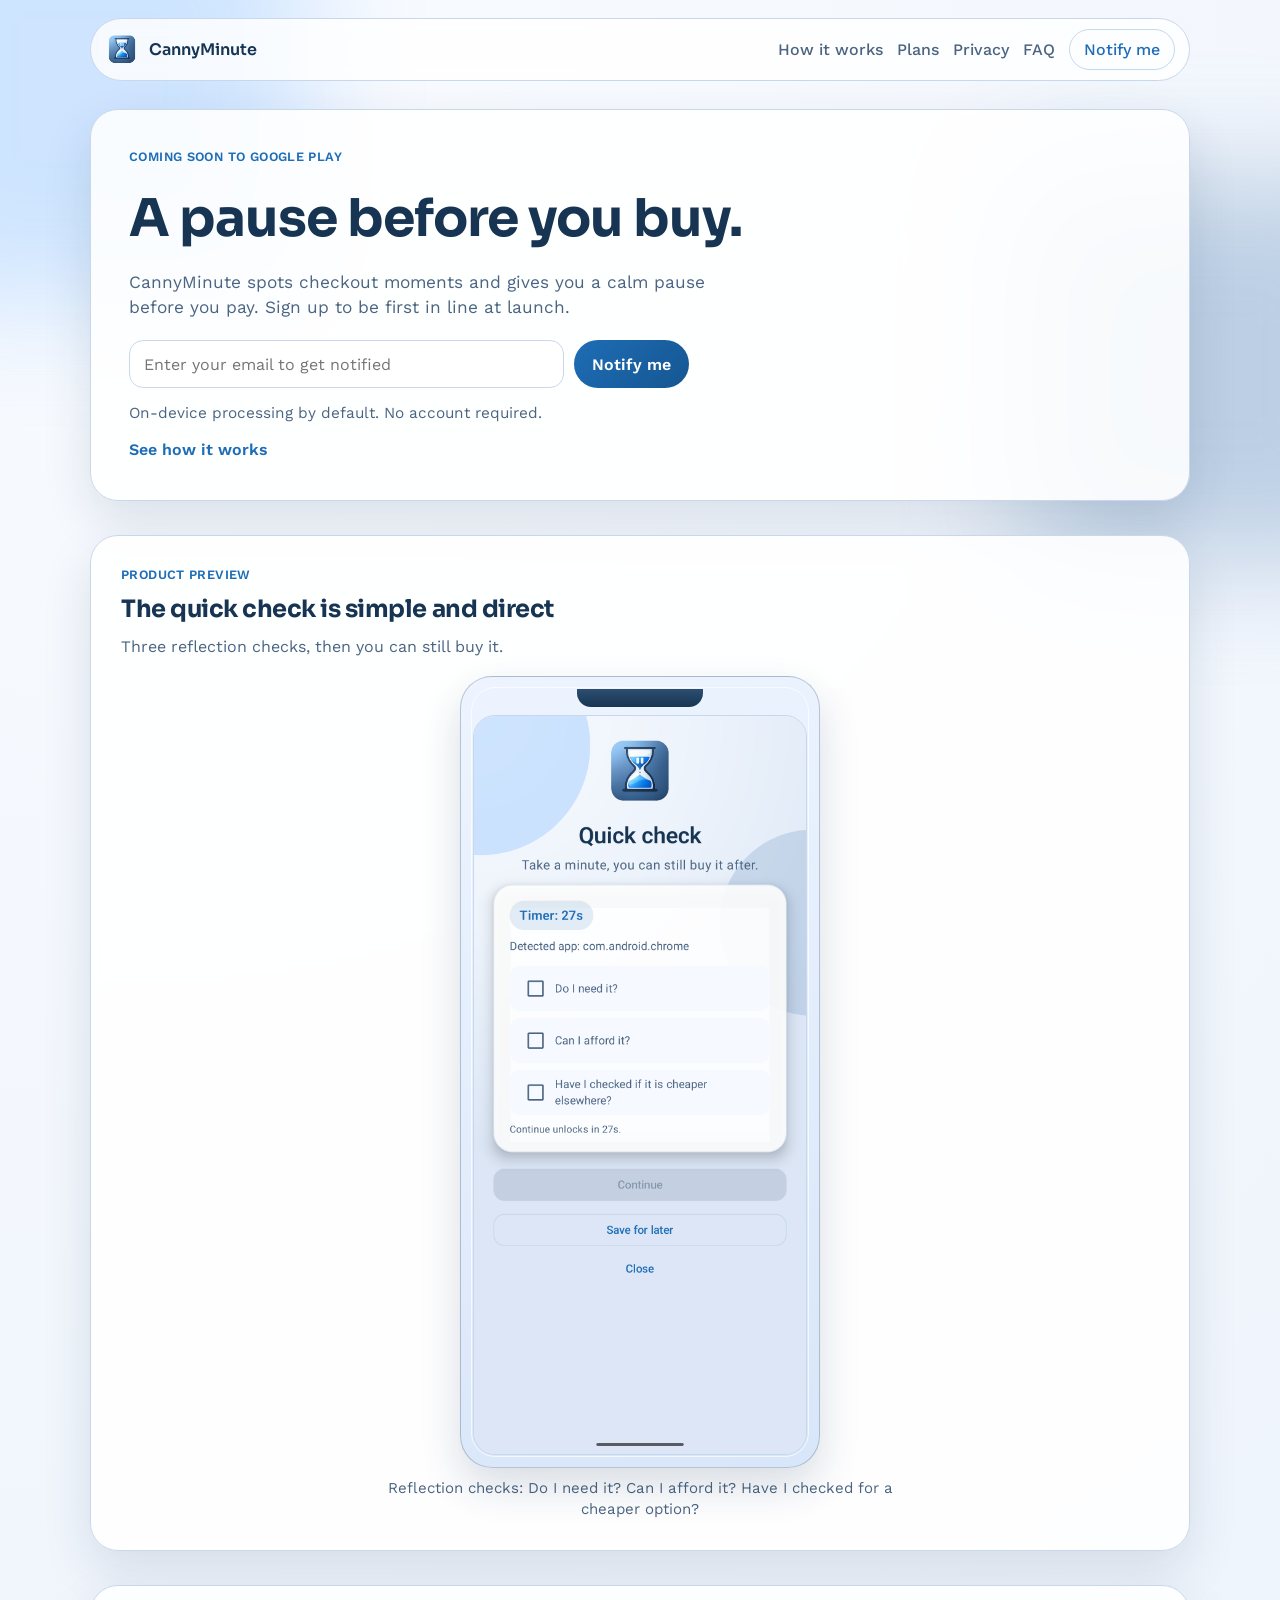
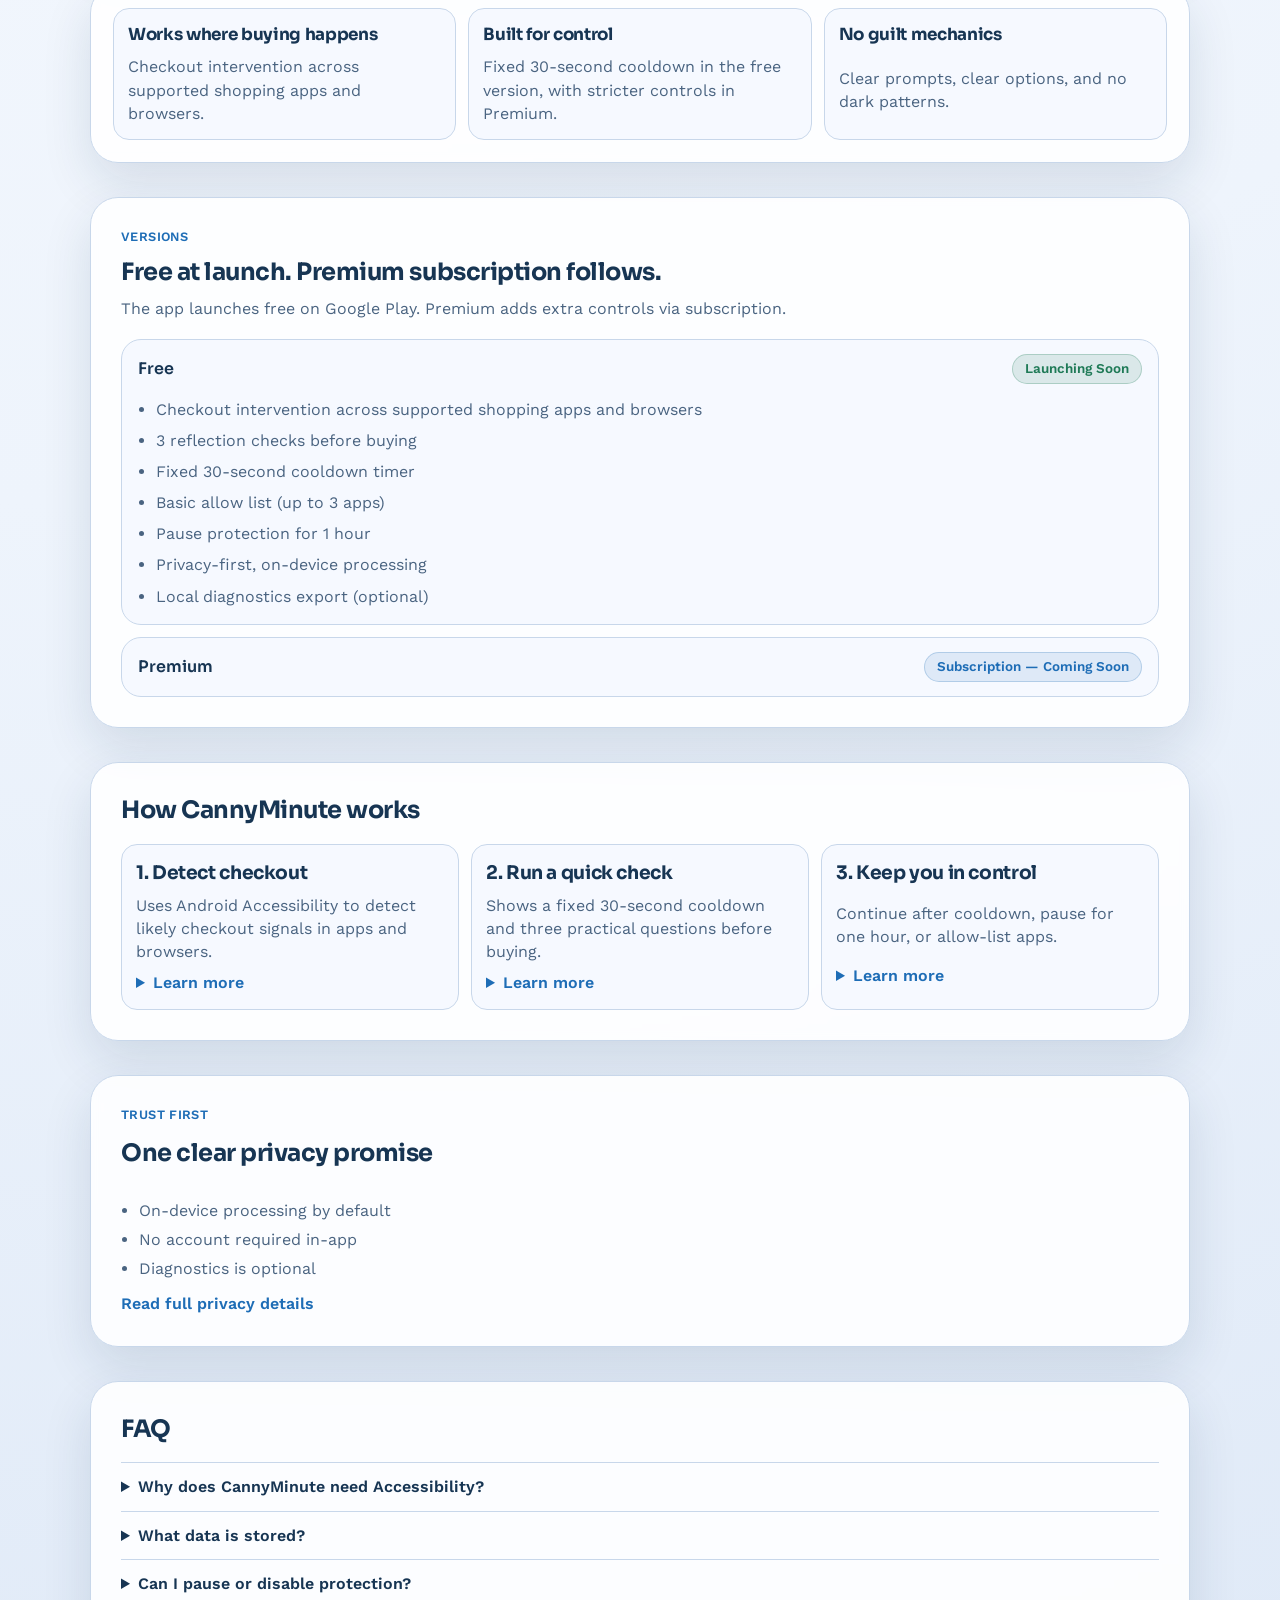
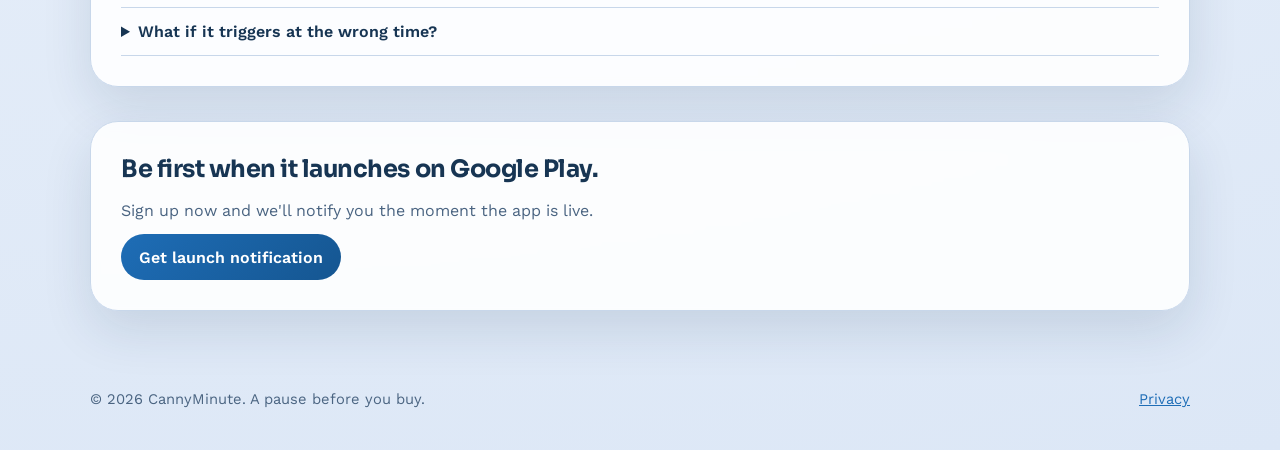
<file: website/index.html>
<!doctype html>
<html lang="en-GB">
<head>
    <meta charset="utf-8" />
    <meta name="viewport" content="width=device-width, initial-scale=1" />
    <title>CannyMinute | A pause before you buy</title>
    <meta
        name="description"
        content="CannyMinute adds a calm checkout pause in Android shopping apps and browsers. Coming soon to Google Play — sign up to be notified at launch."
    />
    <meta name="robots" content="index, follow" />
    <meta property="og:title" content="CannyMinute | A pause before you buy" />
    <meta
        property="og:description"
        content="Quick check, then you can still buy it. Privacy-first checkout pause for Android."
    />
    <meta property="og:type" content="website" />
    <meta property="og:url" content="https://cannyminute.com" />
    <meta property="og:image" content="https://cannyminute.com/assets/cannyminute-og.png" />
    <meta name="twitter:card" content="summary_large_image" />
    <meta name="theme-color" content="#1e6db6" />
    <link rel="canonical" href="https://cannyminute.com/" />

    <link rel="icon" type="image/png" sizes="32x32" href="assets/favicon-32.png" />
    <link rel="icon" type="image/png" sizes="16x16" href="assets/favicon-16.png" />
    <link rel="apple-touch-icon" href="assets/apple-touch-icon.png" />

    <link rel="preconnect" href="https://fonts.googleapis.com" />
    <link rel="preconnect" href="https://fonts.gstatic.com" crossorigin />
    <link
        href="https://fonts.googleapis.com/css2?family=Sora:wght@500;600;700&family=Work+Sans:wght@400;500;600&display=swap"
        rel="stylesheet"
    />
    <link rel="stylesheet" href="styles.css" />
</head>
<body>
    <div class="ambient ambient-left" aria-hidden="true"></div>
    <div class="ambient ambient-right" aria-hidden="true"></div>

    <header class="site-header">
        <a class="brand" href="#top" aria-label="CannyMinute home">
            <img src="assets/cannyminute-logo.png" alt="" />
            <span>CannyMinute</span>
        </a>
        <nav class="site-nav" aria-label="Primary">
            <a href="#how">How it works</a>
            <a href="#plans">Plans</a>
            <a href="#privacy">Privacy</a>
            <a href="#faq">FAQ</a>
            <a class="nav-cta" href="join-beta.html">Notify me</a>
        </nav>
    </header>

    <main id="top">
        <section class="hero reveal">
            <div class="hero-copy">
                <p class="eyebrow">Coming Soon to Google Play</p>
                <h1>A pause before you buy.</h1>
                <p class="hero-sub">
                    CannyMinute spots checkout moments and gives you a calm pause before you pay. Sign up to be first in line at launch.
                </p>
                <form id="quick-join-form" class="hero-signup" action="join-beta.html" method="get">
                    <label class="sr-only" for="quickEmail">Email address</label>
                    <input
                        id="quickEmail"
                        name="email"
                        type="email"
                        required
                        autocomplete="email"
                        placeholder="Enter your email to get notified"
                    />
                    <button type="submit">Notify me</button>
                </form>
                <p class="hero-trust">On-device processing by default. No account required.</p>
                <a class="hero-secondary-link" href="#how">See how it works</a>
            </div>
        </section>

        <section id="preview" class="screens reveal" aria-label="Pause screen preview">
            <div class="screens-header">
                <p class="eyebrow">Product preview</p>
                <h2>The quick check is simple and direct</h2>
                <p>Three reflection checks, then you can still buy it.</p>
            </div>
            <article class="phone-card phone-card-feature">
                <div class="phone-shell">
                    <div class="phone-notch" aria-hidden="true"></div>
                    <div class="phone-screen">
                        <img
                            class="phone-shot"
                            src="assets/Screenshot_20260304-150153.png"
                            alt="CannyMinute Quick check screen showing timer and reflection prompts before checkout."
                            loading="lazy"
                            decoding="async"
                        />
                    </div>
                </div>
                <p class="phone-caption">
                    Reflection checks: Do I need it? Can I afford it? Have I checked for a cheaper option?
                </p>
            </article>
        </section>

        <section class="benefits reveal" aria-label="Key benefits">
            <div class="benefits-grid">
                <article>
                    <h2>Works where buying happens</h2>
                    <p>Checkout intervention across supported shopping apps and browsers.</p>
                </article>
                <article>
                    <h2>Built for control</h2>
                    <p>Fixed 30-second cooldown in the free version, with stricter controls in Premium.</p>
                </article>
                <article>
                    <h2>No guilt mechanics</h2>
                    <p>Clear prompts, clear options, and no dark patterns.</p>
                </article>
            </div>
        </section>

        <section id="plans" class="plans reveal" aria-label="Plan comparison">
            <div class="plans-head">
                <p class="eyebrow">Versions</p>
                <h2>Free at launch. Premium subscription follows.</h2>
                <p>The app launches free on Google Play. Premium adds extra controls via subscription.</p>
            </div>

            <div class="plan-accordion">
                <details class="plan-detail" open>
                    <summary>
                        <span class="plan-title">Free</span>
                        <span class="plan-badge">Launching Soon</span>
                    </summary>
                    <ul>
                        <li>Checkout intervention across supported shopping apps and browsers</li>
                        <li>3 reflection checks before buying</li>
                        <li>Fixed 30-second cooldown timer</li>
                        <li>Basic allow list (up to 3 apps)</li>
                        <li>Pause protection for 1 hour</li>
                        <li>Privacy-first, on-device processing</li>
                        <li>Local diagnostics export (optional)</li>
                    </ul>
                </details>

                <details class="plan-detail">
                    <summary>
                        <span class="plan-title">Premium</span>
                        <span class="plan-badge plan-badge-soon">Subscription — Coming Soon</span>
                    </summary>
                    <ul>
                        <li>Save for later (store checkout links and reopen later)</li>
                        <li>Custom cooldown timer (10-60 seconds)</li>
                        <li>Unlimited allow list</li>
                        <li>Schedule modes (daytime/evening/weekend rules)</li>
                        <li>More control over intervention behavior and stricter setups</li>
                    </ul>
                </details>
            </div>
        </section>

        <section id="how" class="how reveal">
            <h2>How CannyMinute works</h2>
            <div class="grid-three">
                <article>
                    <h3>1. Detect checkout</h3>
                    <p>Uses Android Accessibility to detect likely checkout signals in apps and browsers.</p>
                    <details>
                        <summary>Learn more</summary>
                        <p>Detection happens on-device and is tuned around checkout-related text and interaction patterns.</p>
                    </details>
                </article>
                <article>
                    <h3>2. Run a quick check</h3>
                    <p>Shows a fixed 30-second cooldown and three practical questions before buying.</p>
                    <details>
                        <summary>Learn more</summary>
                        <p>The check is designed to interrupt autopilot decisions without blocking you permanently.</p>
                    </details>
                </article>
                <article>
                    <h3>3. Keep you in control</h3>
                    <p>Continue after cooldown, pause for one hour, or allow-list apps.</p>
                    <details>
                        <summary>Learn more</summary>
                        <p>Premium adds schedule modes and extra controls for stricter intervention behavior.</p>
                    </details>
                </article>
            </div>
        </section>

        <section id="privacy" class="trust reveal">
            <p class="eyebrow">Trust first</p>
            <h2>One clear privacy promise</h2>
            <ul class="trust-list">
                <li>On-device processing by default</li>
                <li>No account required in-app</li>
                <li>Diagnostics is optional</li>
            </ul>
            <a class="text-link" href="privacy.html">Read full privacy details</a>
        </section>

        <section id="faq" class="faq reveal">
            <h2>FAQ</h2>
            <details>
                <summary>Why does CannyMinute need Accessibility?</summary>
                <p>
                    It is required to detect checkout screens in third-party apps and browsers so
                    the pause screen appears at the right moment.
                </p>
            </details>
            <details>
                <summary>What data is stored?</summary>
                <p>
                    Settings and local event decisions. Screen text is not stored unless diagnostics
                    is turned on by you.
                </p>
            </details>
            <details>
                <summary>Can I pause or disable protection?</summary>
                <p>
                    Yes. You can toggle protection off, use a one-hour pause, or allow-list specific apps.
                </p>
            </details>
            <details>
                <summary>What if it triggers at the wrong time?</summary>
                <p>
                    You can continue after the cooldown and help tune behavior through optional diagnostics.
                </p>
            </details>
        </section>

        <section class="final-cta reveal">
            <h2>Be first when it launches on Google Play.</h2>
            <p>Sign up now and we'll notify you the moment the app is live.</p>
            <a class="button-primary" href="join-beta.html">Get launch notification</a>
        </section>
    </main>

    <footer class="site-footer">
        <p>© <span id="year"></span> CannyMinute. A pause before you buy.</p>
        <a href="privacy.html">Privacy</a>
    </footer>

    <script src="config.js"></script>
    <script src="app.js"></script>
</body>
</html>
</file>
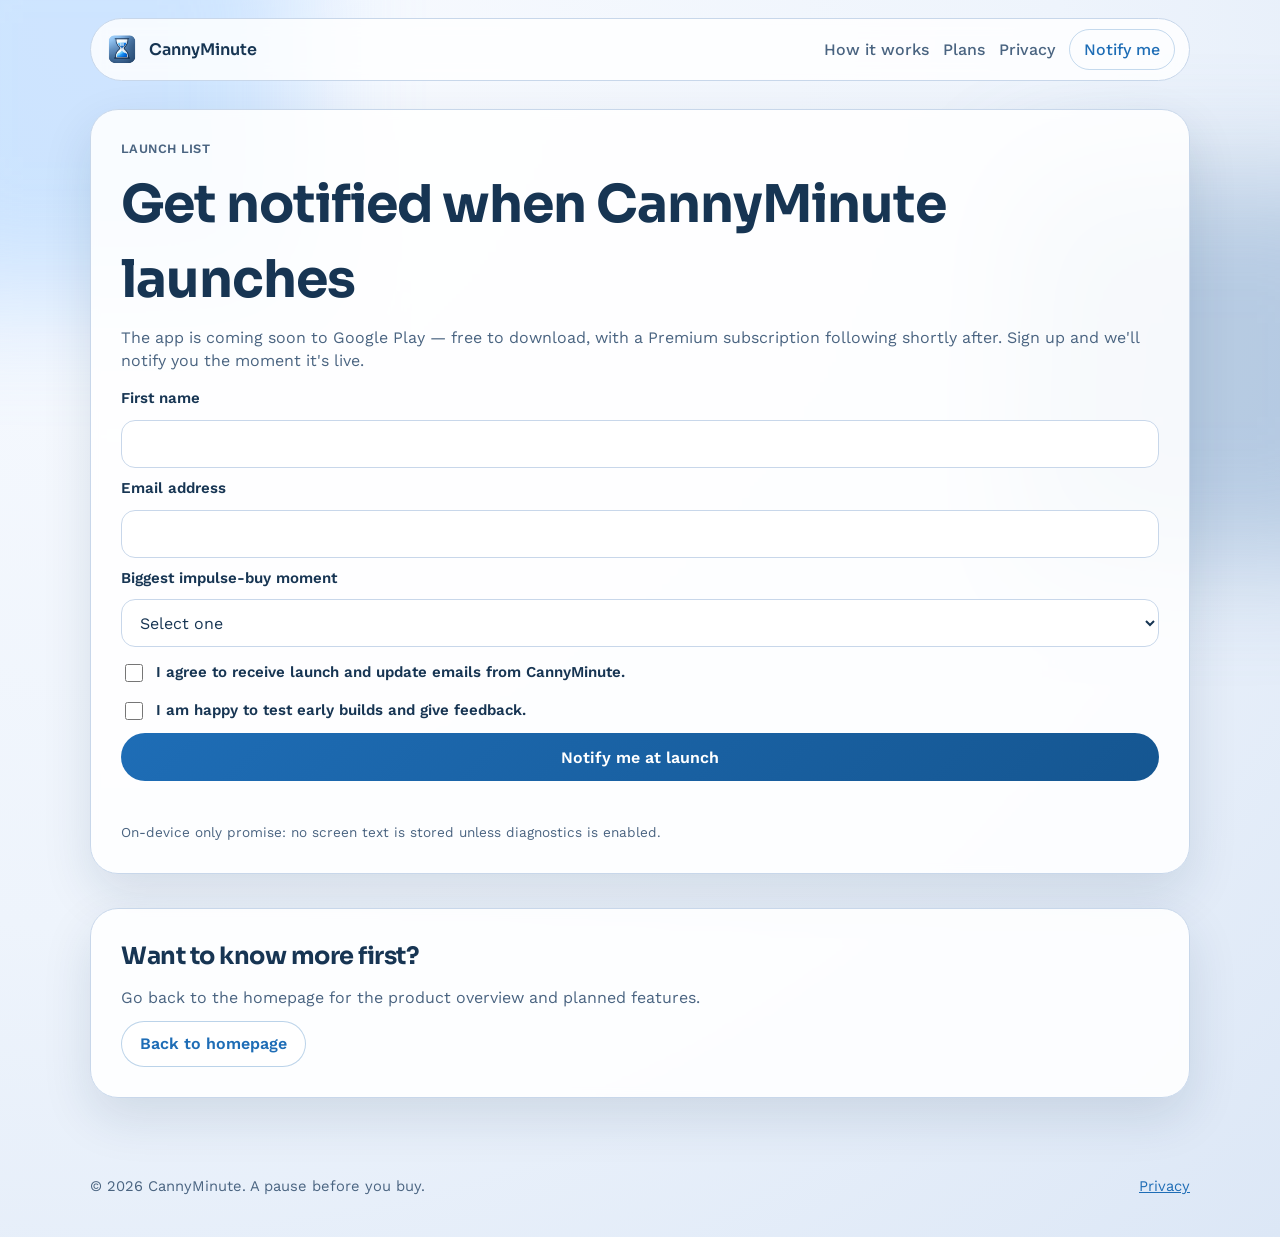
<file: website/join-beta.html>
<!doctype html>
<html lang="en-GB">
<head>
    <meta charset="utf-8" />
    <meta name="viewport" content="width=device-width, initial-scale=1" />
    <title>CannyMinute | Get notified at launch</title>
    <meta
        name="description"
        content="Sign up to be notified when CannyMinute launches on Google Play. Free to download, with Premium subscription coming shortly after."
    />
    <meta name="theme-color" content="#1e6db6" />
    <link rel="icon" type="image/png" sizes="32x32" href="assets/favicon-32.png" />
    <link rel="icon" type="image/png" sizes="16x16" href="assets/favicon-16.png" />
    <link rel="apple-touch-icon" href="assets/apple-touch-icon.png" />
    <link rel="preconnect" href="https://fonts.googleapis.com" />
    <link rel="preconnect" href="https://fonts.gstatic.com" crossorigin />
    <link
        href="https://fonts.googleapis.com/css2?family=Sora:wght@500;600;700&family=Work+Sans:wght@400;500;600&display=swap"
        rel="stylesheet"
    />
    <link rel="stylesheet" href="styles.css" />
</head>
<body>
    <div class="ambient ambient-left" aria-hidden="true"></div>
    <div class="ambient ambient-right" aria-hidden="true"></div>

    <header class="site-header">
        <a class="brand" href="index.html" aria-label="CannyMinute home">
            <img src="assets/cannyminute-logo.png" alt="" />
            <span>CannyMinute</span>
        </a>
        <nav class="site-nav" aria-label="Primary">
            <a href="index.html#how">How it works</a>
            <a href="index.html#plans">Plans</a>
            <a href="privacy.html">Privacy</a>
            <a class="nav-cta" href="join-beta.html">Notify me</a>
        </nav>
    </header>

    <main>
        <section class="beta reveal">
            <div class="beta-header">
                <p class="eyebrow">Launch list</p>
                <h1>Get notified when CannyMinute launches</h1>
                <p>The app is coming soon to Google Play — free to download, with a Premium subscription following shortly after. Sign up and we'll notify you the moment it's live.</p>
            </div>

            <form id="beta-form" class="beta-form" novalidate>
                <label for="firstName">First name</label>
                <input id="firstName" name="firstName" type="text" maxlength="80" autocomplete="given-name" />

                <label for="email">Email address</label>
                <input id="email" name="email" type="email" required autocomplete="email" />

                <label for="shopStyle">Biggest impulse-buy moment</label>
                <select id="shopStyle" name="shopStyle">
                    <option value="">Select one</option>
                    <option value="late-night-scroll">Late-night scrolling</option>
                    <option value="flash-sales">Flash sales and countdown deals</option>
                    <option value="cart-upsells">Cart upsells at checkout</option>
                    <option value="social-recos">Social media recommendations</option>
                </select>

                <input type="hidden" name="source" value="cannyminute_landing" />

                <label class="consent-row" for="consent">
                    <input id="consent" name="consent" type="checkbox" required />
                    <span>I agree to receive launch and update emails from CannyMinute.</span>
                </label>

                <label class="consent-row" for="alphaTester">
                    <input id="alphaTester" name="alphaTester" type="checkbox" />
                    <span>I am happy to test early builds and give feedback.</span>
                </label>

                <input
                    class="honeypot"
                    id="company"
                    name="company"
                    type="text"
                    tabindex="-1"
                    autocomplete="off"
                    aria-hidden="true"
                />

                <button id="submit-button" type="submit">Notify me at launch</button>
                <p id="form-status" class="form-status" role="status" aria-live="polite"></p>
                <p class="form-note">
                    On-device only promise: no screen text is stored unless diagnostics is enabled.
                </p>
            </form>
        </section>

        <section class="final-cta reveal">
            <h2>Want to know more first?</h2>
            <p>Go back to the homepage for the product overview and planned features.</p>
            <a class="button-ghost" href="index.html">Back to homepage</a>
        </section>
    </main>

    <footer class="site-footer">
        <p>© <span id="year"></span> CannyMinute. A pause before you buy.</p>
        <a href="privacy.html">Privacy</a>
    </footer>

    <script src="config.js"></script>
    <script src="app.js"></script>
</body>
</html>
</file>
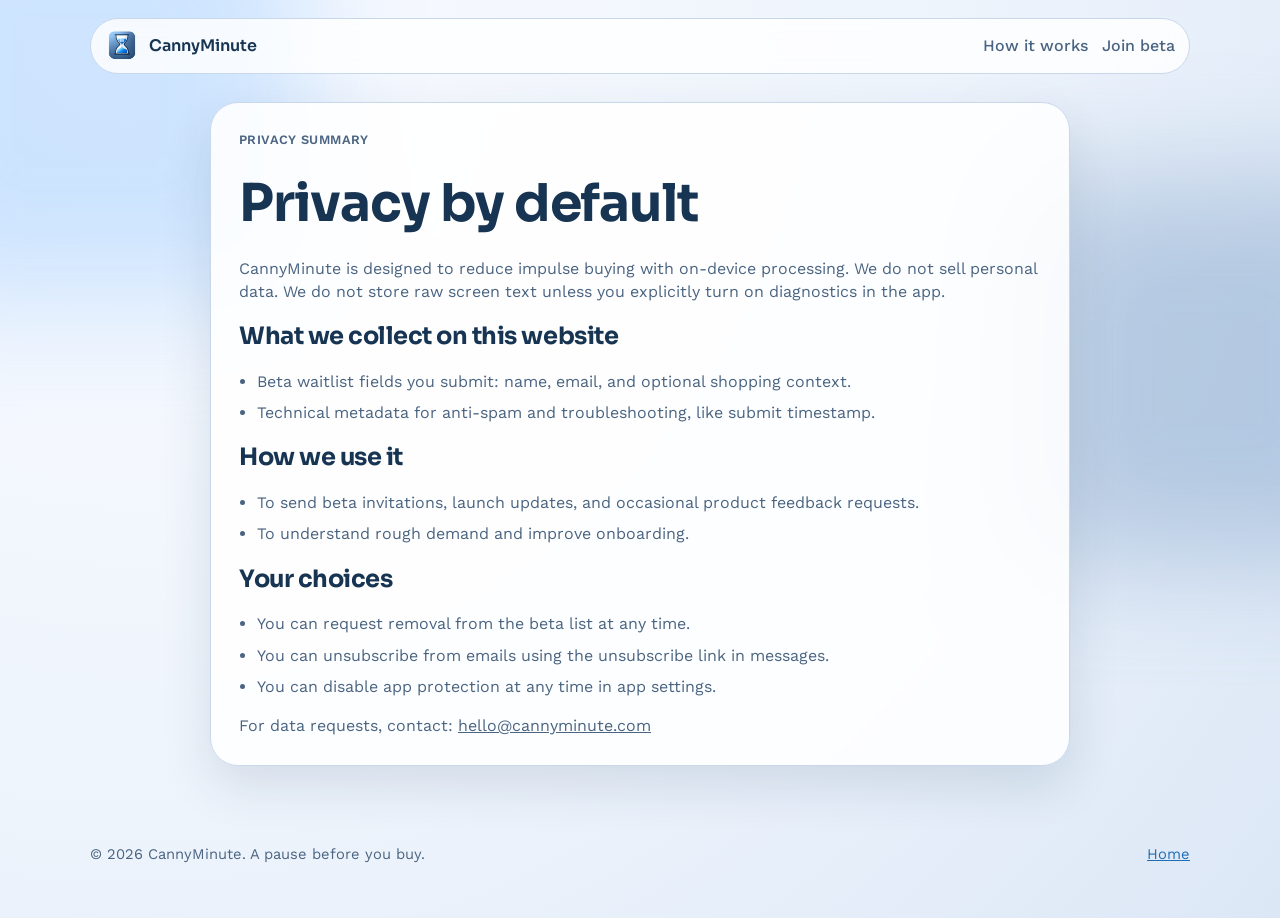
<file: website/privacy.html>
<!doctype html>
<html lang="en-GB">
<head>
    <meta charset="utf-8" />
    <meta name="viewport" content="width=device-width, initial-scale=1" />
    <title>CannyMinute | Privacy</title>
    <meta
        name="description"
        content="CannyMinute privacy summary. On-device by default, and no screen text is stored unless diagnostics is enabled."
    />
    <meta name="theme-color" content="#1e6db6" />
    <link rel="icon" type="image/png" sizes="32x32" href="assets/favicon-32.png" />
    <link rel="icon" type="image/png" sizes="16x16" href="assets/favicon-16.png" />
    <link rel="apple-touch-icon" href="assets/apple-touch-icon.png" />
    <link rel="preconnect" href="https://fonts.googleapis.com" />
    <link rel="preconnect" href="https://fonts.gstatic.com" crossorigin />
    <link
        href="https://fonts.googleapis.com/css2?family=Sora:wght@500;600;700&family=Work+Sans:wght@400;500;600&display=swap"
        rel="stylesheet"
    />
    <link rel="stylesheet" href="styles.css" />
</head>
<body>
    <div class="ambient ambient-left" aria-hidden="true"></div>
    <div class="ambient ambient-right" aria-hidden="true"></div>

    <header class="site-header">
        <a class="brand" href="index.html" aria-label="CannyMinute home">
            <img src="assets/cannyminute-logo.png" alt="" />
            <span>CannyMinute</span>
        </a>
        <nav class="site-nav" aria-label="Primary">
            <a href="index.html#how">How it works</a>
            <a href="join-beta.html">Join beta</a>
        </nav>
    </header>

    <main class="legal-main">
        <section class="legal-card reveal">
            <p class="eyebrow">Privacy summary</p>
            <h1>Privacy by default</h1>
            <p>
                CannyMinute is designed to reduce impulse buying with on-device processing. We do
                not sell personal data. We do not store raw screen text unless you explicitly turn
                on diagnostics in the app.
            </p>

            <h2>What we collect on this website</h2>
            <ul>
                <li>Beta waitlist fields you submit: name, email, and optional shopping context.</li>
                <li>Technical metadata for anti-spam and troubleshooting, like submit timestamp.</li>
            </ul>

            <h2>How we use it</h2>
            <ul>
                <li>To send beta invitations, launch updates, and occasional product feedback requests.</li>
                <li>To understand rough demand and improve onboarding.</li>
            </ul>

            <h2>Your choices</h2>
            <ul>
                <li>You can request removal from the beta list at any time.</li>
                <li>You can unsubscribe from emails using the unsubscribe link in messages.</li>
                <li>You can disable app protection at any time in app settings.</li>
            </ul>

            <p>
                For data requests, contact: <a href="mailto:hello@cannyminute.com">hello@cannyminute.com</a>
            </p>
        </section>
    </main>

    <footer class="site-footer">
        <p>© <span id="year"></span> CannyMinute. A pause before you buy.</p>
        <a href="index.html">Home</a>
    </footer>

    <script src="app.js"></script>
</body>
</html>
</file>
<file: website/styles.css>
:root {
    --bg: #eef4fc;
    --surface: #ffffff;
    --surface-soft: #f6f9ff;
    --line: #c8d7ea;
    --text: #173553;
    --text-soft: #4a6481;
    --primary: #1e6db6;
    --primary-strong: #155691;
    --accent: #36a2ff;
    --ok: #1f7a57;
    --danger: #a43d32;
    --shadow: 0 20px 50px rgba(17, 52, 83, 0.12);
    --radius-xl: 28px;
    --radius-lg: 20px;
    --radius-md: 14px;
}

* {
    box-sizing: border-box;
}

html,
body {
    margin: 0;
    padding: 0;
}

body {
    background: radial-gradient(circle at 10% 0%, #f9fbff 0%, var(--bg) 55%, #dce7f6 100%);
    color: var(--text);
    font-family: "Work Sans", "Segoe UI", sans-serif;
    line-height: 1.45;
    min-height: 100vh;
}

h1,
h2,
h3 {
    font-family: "Sora", "Work Sans", sans-serif;
    letter-spacing: -0.02em;
    margin: 0;
}

p,
ul {
    margin: 0;
}

a {
    color: inherit;
}

.sr-only {
    position: absolute;
    width: 1px;
    height: 1px;
    padding: 0;
    margin: -1px;
    overflow: hidden;
    clip: rect(0, 0, 0, 0);
    white-space: nowrap;
    border: 0;
}

.ambient {
    pointer-events: none;
    position: fixed;
    z-index: -1;
    filter: blur(60px);
    opacity: 0.4;
}

.ambient-left {
    top: -120px;
    left: -120px;
    width: 420px;
    height: 420px;
    background: #8ec4ff;
}

.ambient-right {
    top: 180px;
    right: -120px;
    width: 380px;
    height: 380px;
    background: #6b93bf;
}

.site-header {
    width: min(1100px, calc(100% - 40px));
    margin: 18px auto 0;
    padding: 10px 14px;
    border: 1px solid var(--line);
    border-radius: 999px;
    background: rgba(255, 255, 255, 0.82);
    backdrop-filter: blur(8px);
    display: flex;
    align-items: center;
    justify-content: space-between;
    gap: 10px;
    position: sticky;
    top: 14px;
    z-index: 30;
}

.brand {
    display: inline-flex;
    align-items: center;
    gap: 10px;
    text-decoration: none;
    font-family: "Sora", "Work Sans", sans-serif;
    font-weight: 600;
}

.brand img {
    width: 34px;
    height: 34px;
    border-radius: 10px;
}

.site-nav {
    display: inline-flex;
    align-items: center;
    gap: 14px;
    flex-wrap: wrap;
}

.site-nav a {
    text-decoration: none;
    color: var(--text-soft);
    font-weight: 500;
}

.site-nav .nav-cta {
    padding: 8px 14px;
    border-radius: 999px;
    border: 1px solid rgba(30, 109, 182, 0.25);
    color: var(--primary);
}

main {
    width: min(1100px, calc(100% - 40px));
    margin: 28px auto 70px;
    display: grid;
    gap: 34px;
}

.reveal {
    opacity: 0;
    transform: translateY(18px);
    transition: opacity 500ms ease, transform 500ms ease;
}

.reveal.is-visible {
    opacity: 1;
    transform: translateY(0);
}

.hero-copy,
.screens,
.benefits,
.plans,
.how,
.trust,
.faq,
.final-cta,
.beta,
.legal-card {
    border: 1px solid var(--line);
    border-radius: var(--radius-xl);
    background: rgba(255, 255, 255, 0.88);
    backdrop-filter: blur(4px);
    box-shadow: var(--shadow);
}

.hero-copy {
    padding: 38px;
    display: grid;
    gap: 14px;
}

.eyebrow {
    color: var(--primary);
    font-weight: 600;
    letter-spacing: 0.03em;
    text-transform: uppercase;
    font-size: 0.8rem;
}

h1 {
    font-size: clamp(2.1rem, 4.2vw, 3.25rem);
}

.hero-sub {
    color: var(--text-soft);
    font-size: 1.08rem;
    max-width: 56ch;
}

.hero-signup {
    margin-top: 6px;
    max-width: 560px;
    display: grid;
    grid-template-columns: minmax(0, 1fr) auto;
    gap: 10px;
}

.hero-signup input,
.hero-signup button,
.beta-form input,
.beta-form select,
.beta-form button {
    font: inherit;
}

.hero-signup input,
.beta-form input,
.beta-form select {
    min-height: 48px;
    border: 1px solid var(--line);
    border-radius: var(--radius-md);
    padding: 0 14px;
    color: var(--text);
    background: #fff;
}

.hero-signup input:focus,
.beta-form input:focus,
.beta-form select:focus {
    outline: 2px solid rgba(54, 162, 255, 0.35);
    border-color: var(--accent);
}

.hero-signup button,
.beta-form button {
    min-height: 48px;
    border: 0;
    border-radius: 999px;
    color: #fff;
    background: linear-gradient(135deg, var(--primary), var(--primary-strong));
    font-weight: 600;
    padding: 0 18px;
    cursor: pointer;
}

.hero-trust {
    color: var(--text-soft);
    font-size: 0.96rem;
}

.hero-secondary-link {
    width: fit-content;
    text-decoration: none;
    color: var(--primary);
    font-weight: 600;
}

.button-primary,
.button-ghost {
    display: inline-flex;
    align-items: center;
    justify-content: center;
    text-decoration: none;
    min-height: 46px;
    padding: 0 18px;
    border-radius: 999px;
    font-weight: 600;
}

.button-primary {
    color: #fff;
    background: linear-gradient(135deg, var(--primary), var(--primary-strong));
}

.button-ghost {
    color: var(--primary);
    border: 1px solid rgba(30, 109, 182, 0.3);
    background: rgba(255, 255, 255, 0.8);
}

.screens,
.plans,
.how,
.trust,
.faq,
.final-cta,
.beta {
    padding: 30px;
}

.screens-header,
.plans-head {
    display: grid;
    gap: 8px;
    margin-bottom: 18px;
}

.screens-header p:last-child,
.plans-head p:last-child {
    color: var(--text-soft);
    max-width: 70ch;
}

.phone-card {
    display: grid;
    gap: 10px;
    justify-items: center;
}

.phone-shell {
    position: relative;
    border: 1px solid rgba(23, 53, 83, 0.25);
    border-radius: 32px;
    padding: 12px;
    width: min(100%, 360px);
    margin: 0 auto;
    background: linear-gradient(160deg, #edf4ff, #d8e6f9);
    box-shadow: 0 18px 40px rgba(17, 52, 83, 0.16);
    transition: transform 280ms ease;
}

.phone-shell::after {
    content: "";
    position: absolute;
    inset: 10px;
    border-radius: 24px;
    border: 1px solid rgba(255, 255, 255, 0.7);
    pointer-events: none;
}

.phone-notch {
    width: 38%;
    height: 18px;
    margin: 0 auto 8px;
    border-radius: 0 0 14px 14px;
    background: linear-gradient(180deg, #2d4e70, #173553);
}

.phone-screen {
    border: 1px solid var(--line);
    border-radius: 22px;
    background: #dce8f8;
    overflow: hidden;
}

.phone-shot {
    display: block;
    width: 100%;
    height: auto;
}

.phone-caption {
    margin: 0;
    color: var(--text-soft);
    font-size: 0.94rem;
    line-height: 1.4;
    text-align: center;
    max-width: 58ch;
}

@media (prefers-reduced-motion: no-preference) {
    .phone-card:hover .phone-shell,
    .phone-card:focus-within .phone-shell {
        transform: translateY(-4px);
    }
}

.benefits {
    padding: 22px;
}

.benefits-grid {
    display: grid;
    gap: 12px;
    grid-template-columns: repeat(3, minmax(0, 1fr));
}

.benefits article {
    border: 1px solid var(--line);
    border-radius: 16px;
    background: var(--surface-soft);
    padding: 14px;
    display: grid;
    gap: 8px;
}

.benefits h2 {
    font-size: 1.05rem;
}

.benefits p {
    color: var(--text-soft);
}

.plan-accordion {
    display: grid;
    gap: 12px;
}

.plan-detail {
    border: 1px solid var(--line);
    border-radius: var(--radius-lg);
    background: var(--surface-soft);
    overflow: hidden;
}

.plan-detail summary {
    list-style: none;
    cursor: pointer;
    display: flex;
    justify-content: space-between;
    align-items: center;
    gap: 10px;
    padding: 14px 16px;
    font-weight: 600;
}

.plan-detail summary::-webkit-details-marker {
    display: none;
}

.plan-title {
    font-family: "Sora", "Work Sans", sans-serif;
}

.plan-badge {
    display: inline-flex;
    align-items: center;
    min-height: 30px;
    padding: 0 12px;
    border-radius: 999px;
    border: 1px solid rgba(32, 123, 87, 0.25);
    background: rgba(32, 123, 87, 0.13);
    color: var(--ok);
    font-weight: 600;
    font-size: 0.84rem;
    white-space: nowrap;
}

.plan-badge-soon {
    border-color: rgba(30, 109, 182, 0.23);
    background: rgba(30, 109, 182, 0.11);
    color: var(--primary);
}

.plan-detail ul {
    margin: 0;
    padding: 0 16px 16px 34px;
    color: var(--text-soft);
    display: grid;
    gap: 8px;
}

.how h2,
.faq h2,
.trust h2 {
    margin-bottom: 16px;
}

.grid-three {
    display: grid;
    grid-template-columns: repeat(3, minmax(0, 1fr));
    gap: 12px;
}

.grid-three article {
    border: 1px solid var(--line);
    border-radius: 16px;
    background: var(--surface-soft);
    padding: 14px;
    display: grid;
    gap: 8px;
}

.grid-three p {
    color: var(--text-soft);
}

.grid-three details summary {
    cursor: pointer;
    color: var(--primary);
    font-weight: 600;
}

.grid-three details p {
    margin-top: 8px;
    color: var(--text-soft);
    font-size: 0.95rem;
}

.trust {
    display: grid;
    gap: 12px;
}

.trust-list {
    margin: 0;
    padding-left: 18px;
    color: var(--text-soft);
    display: grid;
    gap: 6px;
}

.text-link {
    color: var(--primary);
    text-decoration: none;
    font-weight: 600;
}

.faq details {
    border-top: 1px solid var(--line);
    padding: 12px 0;
}

.faq details:last-child {
    border-bottom: 1px solid var(--line);
}

.faq summary {
    cursor: pointer;
    font-weight: 600;
}

.faq p {
    margin-top: 8px;
    color: var(--text-soft);
}

.final-cta {
    display: grid;
    gap: 12px;
    place-items: start;
}

.final-cta p {
    color: var(--text-soft);
}

.beta-header {
    display: grid;
    gap: 8px;
    margin-bottom: 16px;
}

.beta-header p {
    color: var(--text-soft);
}

.beta-form {
    display: grid;
    gap: 10px;
}

.beta-form label {
    font-weight: 600;
    font-size: 0.94rem;
}

.consent-row {
    margin-top: 4px;
    display: flex;
    align-items: center;
    gap: 10px;
    font-weight: 500;
}

.consent-row input {
    min-height: 18px;
    min-width: 18px;
}

.honeypot {
    position: absolute;
    left: -9999px;
    width: 1px;
    height: 1px;
    opacity: 0;
}

.beta-form button:disabled {
    opacity: 0.7;
    cursor: not-allowed;
}

.form-status {
    min-height: 22px;
    color: var(--text-soft);
    font-size: 0.95rem;
}

.form-status.ok {
    color: var(--ok);
}

.form-status.error {
    color: var(--danger);
}

.form-note {
    color: var(--text-soft);
    font-size: 0.85rem;
}

.site-footer {
    width: min(1100px, calc(100% - 40px));
    margin: 0 auto 40px;
    padding-top: 8px;
    display: flex;
    justify-content: space-between;
    align-items: center;
    color: var(--text-soft);
    font-size: 0.92rem;
}

.site-footer a {
    color: var(--primary);
}

.legal-main {
    width: min(860px, calc(100% - 40px));
}

.legal-card {
    padding: 28px;
    display: grid;
    gap: 16px;
}

.legal-card p,
.legal-card li {
    color: var(--text-soft);
}

.legal-card ul {
    margin: 0;
    padding-left: 18px;
    display: grid;
    gap: 8px;
}

@media (max-width: 930px) {
    .site-header {
        border-radius: 20px;
        padding: 14px;
        align-items: flex-start;
    }

    .site-nav {
        justify-content: flex-end;
    }

    .hero-copy {
        padding: 30px;
    }

    .hero-signup {
        grid-template-columns: 1fr;
    }

    .benefits-grid,
    .grid-three {
        grid-template-columns: 1fr;
    }

    .phone-shell {
        width: min(100%, 420px);
        max-width: 420px;
    }

    .site-footer {
        flex-direction: column;
        gap: 8px;
        align-items: flex-start;
    }
}

@media (max-width: 700px) {
    main {
        width: calc(100% - 28px);
        gap: 24px;
    }

    .screens,
    .plans,
    .how,
    .trust,
    .faq,
    .final-cta,
    .beta {
        padding: 22px;
    }

    .hero-copy {
        padding: 24px;
    }
}
</file>
